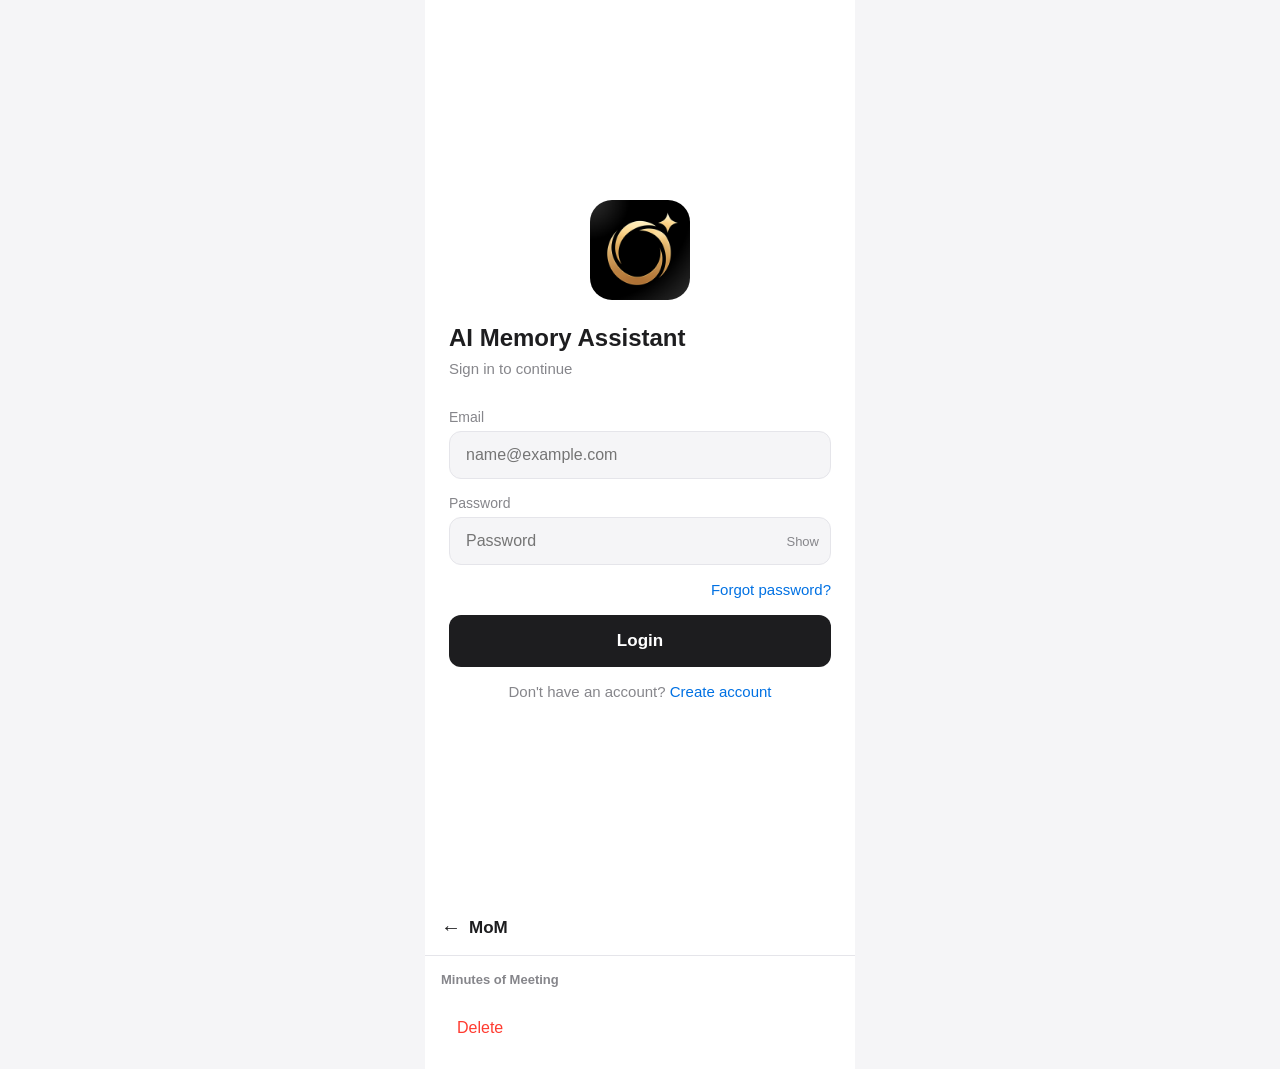
<file: frontend/html/index.html>
<!DOCTYPE html>
<html lang="en">
<head>
  <meta charset="UTF-8">
  <meta name="viewport" content="width=device-width, initial-scale=1.0, maximum-scale=1.0, user-scalable=no">
  <title>AI Memory Assistant</title>
  <link rel="stylesheet" href="styles.css">
</head>
<body>
  <div class="app">

    <!-- Login Screen -->
    <section id="login-screen" class="screen login-screen active">
      <div class="login-content">
        <img src="logo.png" alt="AI Memory Assistant" class="app-logo">
        <h2>AI Memory Assistant</h2>
        <p class="subtitle">Sign in to continue</p>
        <form id="login-form">
          <div class="field">
            <label for="login-email">Email</label>
            <input type="email" id="login-email" placeholder="name@example.com" autocomplete="email">
            <p id="email-error" class="error-text">Enter your email</p>
          </div>
          <div class="field">
            <label for="login-password">Password</label>
            <div class="password-wrap">
              <input type="password" id="login-password" placeholder="Password" autocomplete="current-password">
              <button type="button" id="toggle-password">Show</button>
            </div>
            <p id="password-error" class="error-text">Enter your password</p>
          </div>
          <div class="link-row">
            <button type="button" class="link-btn">Forgot password?</button>
          </div>
          <button type="submit" class="btn-primary" id="login-btn">Login</button>
        </form>
        <div class="signup-row">
          Don't have an account?
          <button type="button" class="link-btn" id="go-signup">Create account</button>
        </div>
      </div>
    </section>

    <!-- Sign Up Screen -->
    <section id="signup-screen" class="screen">
      <header class="app-bar">
        <button class="back-btn" id="signup-back" aria-label="Back">←</button>
        <h1>Create account</h1>
      </header>
      <div class="content">
        <form id="signup-form">
          <div class="field">
            <label for="signup-name">Full name</label>
            <input type="text" id="signup-name" required>
          </div>
          <div class="field">
            <label for="signup-email">Email</label>
            <input type="email" id="signup-email" required>
          </div>
          <div class="field">
            <label for="signup-password">Password</label>
            <input type="password" id="signup-password" minlength="6" required>
          </div>
          <button type="submit" class="btn-primary">Create account</button>
        </form>
      </div>
    </section>

    <!-- Home Screen -->
    <section id="home-screen" class="screen with-nav">
      <header class="app-bar large">
        <h1>AI Memory Assistant</h1>
      </header>
      <div class="content">
        <div class="search-wrap">
          <span class="icon">🔍</span>
          <input type="text" class="search-input" id="home-search" placeholder="Search memories" readonly>
        </div>
        <button class="btn-primary icon-btn" id="new-meeting-btn">
          <span>+</span> New Meeting
        </button>
      </div>
    </section>

    <!-- Record Screen -->
    <section id="record-screen" class="screen record-screen with-nav">
      <header class="app-bar">
        <h1>Record</h1>
      </header>
      <div class="content">
        <div class="timer" id="record-timer">00:00</div>
        <p class="record-status" id="record-status">Ready to record</p>
        <button class="mic-btn" id="mic-btn" aria-label="Record">🎤</button>
        <p class="mic-hint" id="mic-hint">Tap to start</p>
      </div>
    </section>

    <!-- Search Screen -->
    <section id="search-screen" class="screen with-nav">
      <header class="app-bar">
        <h1>Search</h1>
      </header>
      <div class="content">
        <div class="search-wrap">
          <span class="icon">🔍</span>
          <input type="text" class="search-input" id="search-input" placeholder="Search memories">
          <button class="clear-btn" id="clear-search" aria-label="Clear">✕</button>
        </div>
        <div id="search-results"></div>
      </div>
    </section>

    <!-- Settings Screen -->
    <section id="settings-screen" class="screen with-nav">
      <header class="app-bar">
        <h1>Settings</h1>
      </header>
      <div class="content" style="padding:0;">
        <div class="settings-profile">
          <div class="avatar">A</div>
          <div class="info">
            <h3>Alex</h3>
            <p>alex@example.com</p>
          </div>
        </div>
        <div class="section-label">Preferences</div>
        <ul class="settings-list">
          <li class="settings-item">
            <span>Notifications</span>
            <label class="toggle">
              <input type="checkbox" checked>
              <span class="toggle-slider"></span>
            </label>
          </li>
          <li class="settings-item">
            <span>Auto-summarize recordings</span>
            <label class="toggle">
              <input type="checkbox" checked>
              <span class="toggle-slider"></span>
            </label>
          </li>
          <li class="settings-item">
            <span>Save transcripts</span>
            <label class="toggle">
              <input type="checkbox" checked>
              <span class="toggle-slider"></span>
            </label>
          </li>
        </ul>
        <button class="logout-btn" id="logout-btn">Logout</button>
      </div>
    </section>

    <!-- Processing Screen -->
    <section id="processing-screen" class="screen">
      <header class="app-bar">
        <h1>Processing</h1>
      </header>
      <div class="content" style="justify-content:center;align-items:center;display:flex;flex-direction:column;gap:24px;padding:40px 24px;">
        <div class="spinner"></div>
        <div id="processing-steps" style="width:100%;max-width:300px;">
          <div class="step-row" id="step-transcribing">
            <span class="step-icon pending">○</span>
            <span class="step-label">Transcribing audio</span>
          </div>
          <div class="step-row" id="step-translating">
            <span class="step-icon pending">○</span>
            <span class="step-label">Translating to English</span>
          </div>
          <div class="step-row" id="step-generating">
            <span class="step-icon pending">○</span>
            <span class="step-label">Generating meeting minutes</span>
          </div>
          <div class="step-row" id="step-done">
            <span class="step-icon pending">○</span>
            <span class="step-label">Done</span>
          </div>
        </div>
        <p id="processing-error" style="color:#ff3b30;text-align:center;display:none;"></p>
        <button class="btn-primary" id="processing-cancel" style="display:none;max-width:200px;">Go Back</button>
      </div>
    </section>

    <!-- MoM Result Screen -->
    <section id="result-screen" class="screen">
      <header class="app-bar">
        <button class="back-btn" id="result-back" aria-label="Back">←</button>
        <h1>Meeting Minutes</h1>
        <button class="icon-action-btn" id="copy-mom-btn" title="Copy">⎘</button>
      </header>
      <div class="content" id="result-content" style="padding:16px;"></div>
    </section>
      <header class="app-bar">
        <button class="back-btn" id="detail-back" aria-label="Back">←</button>
        <h1>MoM</h1>
      </header>
      <div class="content" id="mom-content">
        <p class="mom-label">Minutes of Meeting</p>
        <div id="mom-fields"></div>
        <button class="logout-btn" id="delete-mom-btn" style="margin-top:8px;">Delete</button>
      </div>
    </section>

    <!-- Bottom Navigation -->
    <nav id="bottom-nav" class="bottom-nav hidden">
      <button class="nav-item active" data-tab="home">
        <span class="icon">🏠</span>
        <span>Home</span>
      </button>
      <button class="nav-item" data-tab="record">
        <span class="icon">🎤</span>
        <span>Record</span>
      </button>
      <button class="nav-item" data-tab="search">
        <span class="icon">🔍</span>
        <span>Search</span>
      </button>
      <button class="nav-item" data-tab="settings">
        <span class="icon">⚙️</span>
        <span>Settings</span>
      </button>
    </nav>

    <div id="snackbar" class="snackbar"></div>
  </div>

  <script src="app.js"></script>
</body>
</html>
</file>
<file: frontend/html/styles.css>
:root {
  --primary-black: #1d1d1f;
  --secondary-gray: #86868b;
  --border-gray: #e5e5ea;
  --surface-white: #ffffff;
  --fill-gray: #f5f5f7;
  --accent-blue: #0071e3;
  --record-red: #ff3b30;
  --nav-height: 64px;
  --app-max-width: 430px;
}

* {
  box-sizing: border-box;
  margin: 0;
  padding: 0;
}

body {
  font-family: -apple-system, BlinkMacSystemFont, "Segoe UI", Roboto, sans-serif;
  background: var(--fill-gray);
  color: var(--primary-black);
  min-height: 100vh;
}

.app {
  max-width: var(--app-max-width);
  margin: 0 auto;
  min-height: 100vh;
  background: var(--surface-white);
  position: relative;
}

.screen {
  display: none;
  min-height: 100vh;
}

.screen.active {
  display: flex;
  flex-direction: column;
}

.screen.with-nav {
  padding-bottom: var(--nav-height);
}

/* App bar */
.app-bar {
  display: flex;
  align-items: center;
  padding: 12px 16px;
  border-bottom: 1px solid var(--border-gray);
  background: var(--surface-white);
  min-height: 52px;
}

.app-bar h1 {
  font-size: 17px;
  font-weight: 600;
  flex: 1;
}

.app-bar .back-btn {
  background: none;
  border: none;
  font-size: 20px;
  cursor: pointer;
  padding: 4px 8px 4px 0;
  color: var(--primary-black);
}

.app-bar.large h1 {
  font-size: 20px;
}

/* Login */
.login-screen {
  justify-content: center;
  padding: 24px;
}

.login-content {
  width: 100%;
  max-width: 400px;
  margin: 0 auto;
}

.app-logo {
  width: 100px;
  height: 100px;
  border-radius: 22px;
  display: block;
  margin: 0 auto 24px;
  object-fit: cover;
}

.login-content h2 {
  font-size: 24px;
  font-weight: 600;
  margin-bottom: 8px;
}

.login-content .subtitle {
  font-size: 15px;
  color: var(--secondary-gray);
  margin-bottom: 32px;
}

.field {
  margin-bottom: 16px;
}

.field label {
  display: block;
  font-size: 14px;
  font-weight: 500;
  color: var(--secondary-gray);
  margin-bottom: 6px;
}

.field input {
  width: 100%;
  padding: 14px 16px;
  border: 1px solid var(--border-gray);
  border-radius: 12px;
  font-size: 16px;
  background: var(--fill-gray);
  outline: none;
}

.field input:focus {
  border-color: var(--primary-black);
  background: var(--surface-white);
}

.password-wrap {
  position: relative;
}

.password-wrap button {
  position: absolute;
  right: 12px;
  top: 50%;
  transform: translateY(-50%);
  background: none;
  border: none;
  color: var(--secondary-gray);
  cursor: pointer;
  font-size: 13px;
}

.link-row {
  text-align: right;
  margin: 8px 0 16px;
}

.link-btn {
  background: none;
  border: none;
  color: var(--accent-blue);
  font-size: 15px;
  cursor: pointer;
}

.btn-primary {
  width: 100%;
  padding: 16px;
  background: var(--primary-black);
  color: white;
  border: none;
  border-radius: 12px;
  font-size: 17px;
  font-weight: 600;
  cursor: pointer;
}

.btn-primary:disabled {
  opacity: 0.6;
  cursor: not-allowed;
}

.btn-primary.icon-btn {
  display: flex;
  align-items: center;
  justify-content: center;
  gap: 8px;
}

.signup-row {
  text-align: center;
  margin-top: 16px;
  font-size: 15px;
  color: var(--secondary-gray);
}

.error-text {
  color: var(--record-red);
  font-size: 13px;
  margin-top: 4px;
  display: none;
}

.error-text.show {
  display: block;
}

/* Content area */
.content {
  flex: 1;
  padding: 16px;
  overflow-y: auto;
}

.search-input {
  width: 100%;
  padding: 12px 16px 12px 40px;
  border: 1px solid var(--border-gray);
  border-radius: 12px;
  font-size: 16px;
  background: var(--fill-gray);
  outline: none;
}

.search-input:focus {
  border-color: var(--primary-black);
  background: var(--surface-white);
}

.search-wrap {
  position: relative;
  margin-bottom: 16px;
}

.search-wrap .icon {
  position: absolute;
  left: 14px;
  top: 50%;
  transform: translateY(-50%);
  color: var(--secondary-gray);
}

.search-wrap .clear-btn {
  position: absolute;
  right: 10px;
  top: 50%;
  transform: translateY(-50%);
  background: none;
  border: none;
  color: var(--secondary-gray);
  cursor: pointer;
  display: none;
}

.search-wrap .clear-btn.show {
  display: block;
}

/* Record */
.record-screen .content {
  display: flex;
  flex-direction: column;
  align-items: center;
  justify-content: center;
  text-align: center;
}

.timer {
  font-size: 48px;
  font-weight: 300;
  font-variant-numeric: tabular-nums;
  margin-bottom: 8px;
}

.record-status {
  font-size: 15px;
  color: var(--secondary-gray);
  margin-bottom: 48px;
}

.mic-btn {
  width: 88px;
  height: 88px;
  border-radius: 50%;
  border: none;
  background: var(--primary-black);
  color: white;
  font-size: 36px;
  cursor: pointer;
  display: flex;
  align-items: center;
  justify-content: center;
}

.mic-btn.recording {
  background: var(--record-red);
}

.mic-hint {
  margin-top: 16px;
  font-size: 14px;
  color: var(--secondary-gray);
}

/* Search results */
.result-item {
  padding: 14px 0;
  border-bottom: 1px solid var(--border-gray);
  cursor: pointer;
}

.result-item:last-child {
  border-bottom: none;
}

.result-item h3 {
  font-size: 16px;
  font-weight: 500;
  margin-bottom: 4px;
}

.result-item p {
  font-size: 14px;
  color: var(--secondary-gray);
  line-height: 1.4;
  display: -webkit-box;
  -webkit-line-clamp: 2;
  -webkit-box-orient: vertical;
  overflow: hidden;
}

.result-meta {
  font-size: 12px;
  color: var(--secondary-gray);
  margin-top: 4px;
}

/* Settings */
.settings-list {
  list-style: none;
}

.settings-profile {
  display: flex;
  align-items: center;
  gap: 14px;
  padding: 12px 16px;
}

.avatar {
  width: 44px;
  height: 44px;
  border-radius: 50%;
  background: var(--fill-gray);
  display: flex;
  align-items: center;
  justify-content: center;
  font-weight: 600;
}

.settings-profile .info h3 {
  font-size: 16px;
  font-weight: 500;
}

.settings-profile .info p {
  font-size: 14px;
  color: var(--secondary-gray);
}

.section-label {
  padding: 8px 16px 4px;
  font-size: 13px;
  font-weight: 600;
  color: var(--secondary-gray);
  text-transform: uppercase;
  letter-spacing: 0.02em;
}

.settings-item {
  display: flex;
  align-items: center;
  justify-content: space-between;
  padding: 14px 16px;
  border-bottom: 1px solid var(--border-gray);
}

.settings-item span {
  font-size: 16px;
}

.logout-btn {
  display: block;
  width: 100%;
  padding: 16px;
  background: none;
  border: none;
  color: var(--record-red);
  font-size: 16px;
  text-align: left;
  cursor: pointer;
}

/* Toggle */
.toggle {
  position: relative;
  width: 48px;
  height: 28px;
}

.toggle input {
  opacity: 0;
  width: 0;
  height: 0;
}

.toggle-slider {
  position: absolute;
  inset: 0;
  background: var(--border-gray);
  border-radius: 28px;
  cursor: pointer;
  transition: 0.2s;
}

.toggle-slider::before {
  content: "";
  position: absolute;
  width: 24px;
  height: 24px;
  left: 2px;
  top: 2px;
  background: white;
  border-radius: 50%;
  transition: 0.2s;
}

.toggle input:checked + .toggle-slider {
  background: var(--accent-blue);
}

.toggle input:checked + .toggle-slider::before {
  transform: translateX(20px);
}

/* Bottom nav */
.bottom-nav {
  position: fixed;
  bottom: 0;
  left: 50%;
  transform: translateX(-50%);
  width: 100%;
  max-width: var(--app-max-width);
  display: flex;
  background: var(--surface-white);
  border-top: 1px solid var(--border-gray);
  height: var(--nav-height);
  z-index: 100;
}

.nav-item {
  flex: 1;
  display: flex;
  flex-direction: column;
  align-items: center;
  justify-content: center;
  gap: 2px;
  background: none;
  border: none;
  color: var(--secondary-gray);
  font-size: 11px;
  cursor: pointer;
  padding: 6px;
}

.nav-item.active {
  color: var(--accent-blue);
}

.nav-item .icon {
  font-size: 22px;
}

/* Memory detail */
.detail-section {
  margin-bottom: 20px;
}

.detail-section h2 {
  font-size: 18px;
  font-weight: 600;
  margin-bottom: 12px;
}

.card {
  background: var(--surface-white);
  border: 1px solid var(--border-gray);
  border-radius: 12px;
  padding: 16px;
}

.card p, .card li {
  font-size: 15px;
  line-height: 1.5;
  color: var(--primary-black);
}

.card ul {
  padding-left: 18px;
}

.card li {
  margin-bottom: 8px;
  color: var(--secondary-gray);
}

.mom-label {
  font-size: 13px;
  font-weight: 600;
  color: var(--secondary-gray);
  margin-bottom: 16px;
}

.mom-field {
  margin-bottom: 20px;
}

.mom-field h3 {
  font-size: 14px;
  font-weight: 600;
  color: var(--secondary-gray);
  margin-bottom: 6px;
}

.mom-field p,
.mom-field li {
  font-size: 16px;
  line-height: 1.45;
  color: var(--primary-black);
}

.mom-field ul {
  padding-left: 18px;
}

.mom-field hr {
  border: none;
  border-top: 1px solid var(--border-gray);
  margin-top: 12px;
}

.detail-title {
  font-size: 24px;
  font-weight: 600;
  margin-bottom: 8px;
}

.detail-meta {
  font-size: 14px;
  color: var(--secondary-gray);
  margin-bottom: 20px;
}

.transcript-toggle {
  background: none;
  border: none;
  color: var(--accent-blue);
  font-size: 14px;
  cursor: pointer;
  margin-top: 8px;
}

.transcript-full {
  display: none;
  white-space: pre-wrap;
  margin-top: 12px;
  font-size: 14px;
  color: var(--secondary-gray);
  line-height: 1.6;
}

.transcript-full.show {
  display: block;
}

/* Snackbar */
.snackbar {
  position: fixed;
  bottom: 80px;
  left: 50%;
  transform: translateX(-50%) translateY(80px);
  background: var(--primary-black);
  color: white;
  padding: 12px 20px;
  border-radius: 12px;
  font-size: 14px;
  opacity: 0;
  transition: 0.25s;
  z-index: 200;
  max-width: 90%;
}

.snackbar.show {
  transform: translateX(-50%) translateY(0);
  opacity: 1;
}

/* Modal */
.modal-overlay {
  display: none;
  position: fixed;
  inset: 0;
  background: rgba(0, 0, 0, 0.4);
  z-index: 300;
  align-items: center;
  justify-content: center;
  padding: 24px;
}

.modal-overlay.show {
  display: flex;
}

.modal {
  background: var(--surface-white);
  border-radius: 16px;
  padding: 24px;
  width: 100%;
  max-width: 320px;
}

.modal h3 {
  font-size: 18px;
  margin-bottom: 8px;
}

.modal p {
  font-size: 15px;
  color: var(--secondary-gray);
  margin-bottom: 20px;
}

.modal-actions {
  display: flex;
  justify-content: flex-end;
  gap: 12px;
}

.modal-actions button {
  background: none;
  border: none;
  font-size: 16px;
  cursor: pointer;
  color: var(--accent-blue);
}

.modal-actions .danger {
  color: var(--record-red);
}

.hidden {
  display: none !important;
}

/* ── Processing screen ───────────────────────────────── */
.spinner {
  width: 48px;
  height: 48px;
  border: 3px solid var(--border-gray);
  border-top-color: var(--accent-blue);
  border-radius: 50%;
  animation: spin 0.8s linear infinite;
}
@keyframes spin { to { transform: rotate(360deg); } }

.step-row {
  display: flex;
  align-items: center;
  gap: 12px;
  padding: 10px 0;
}

.step-icon {
  width: 24px;
  height: 24px;
  font-size: 18px;
  text-align: center;
  line-height: 24px;
  flex-shrink: 0;
}
.step-icon.done    { color: #34c759; }
.step-icon.active  { color: var(--accent-blue); animation: spin 1s linear infinite; display: inline-block; }
.step-icon.pending { color: var(--border-gray); }

.step-label { font-size: 16px; color: var(--primary-black); }

/* ── Result screen ───────────────────────────────────── */
.result-meta-card {
  display: flex;
  align-items: center;
  gap: 10px;
  background: var(--fill-gray);
  border-radius: 12px;
  padding: 14px 16px;
  margin-bottom: 20px;
  font-size: 20px;
}

.result-section-label {
  font-size: 12px;
  font-weight: 700;
  letter-spacing: 0.8px;
  color: var(--secondary-gray);
  margin-bottom: 8px;
  margin-top: 4px;
}

.result-block {
  background: var(--fill-gray);
  border-radius: 12px;
  padding: 16px;
  font-size: 15px;
  line-height: 1.6;
  color: var(--primary-black);
  margin-bottom: 20px;
}

.icon-action-btn {
  background: none;
  border: none;
  font-size: 20px;
  cursor: pointer;
  color: var(--secondary-gray);
  padding: 4px 8px;
  margin-left: auto;
}
</file>
